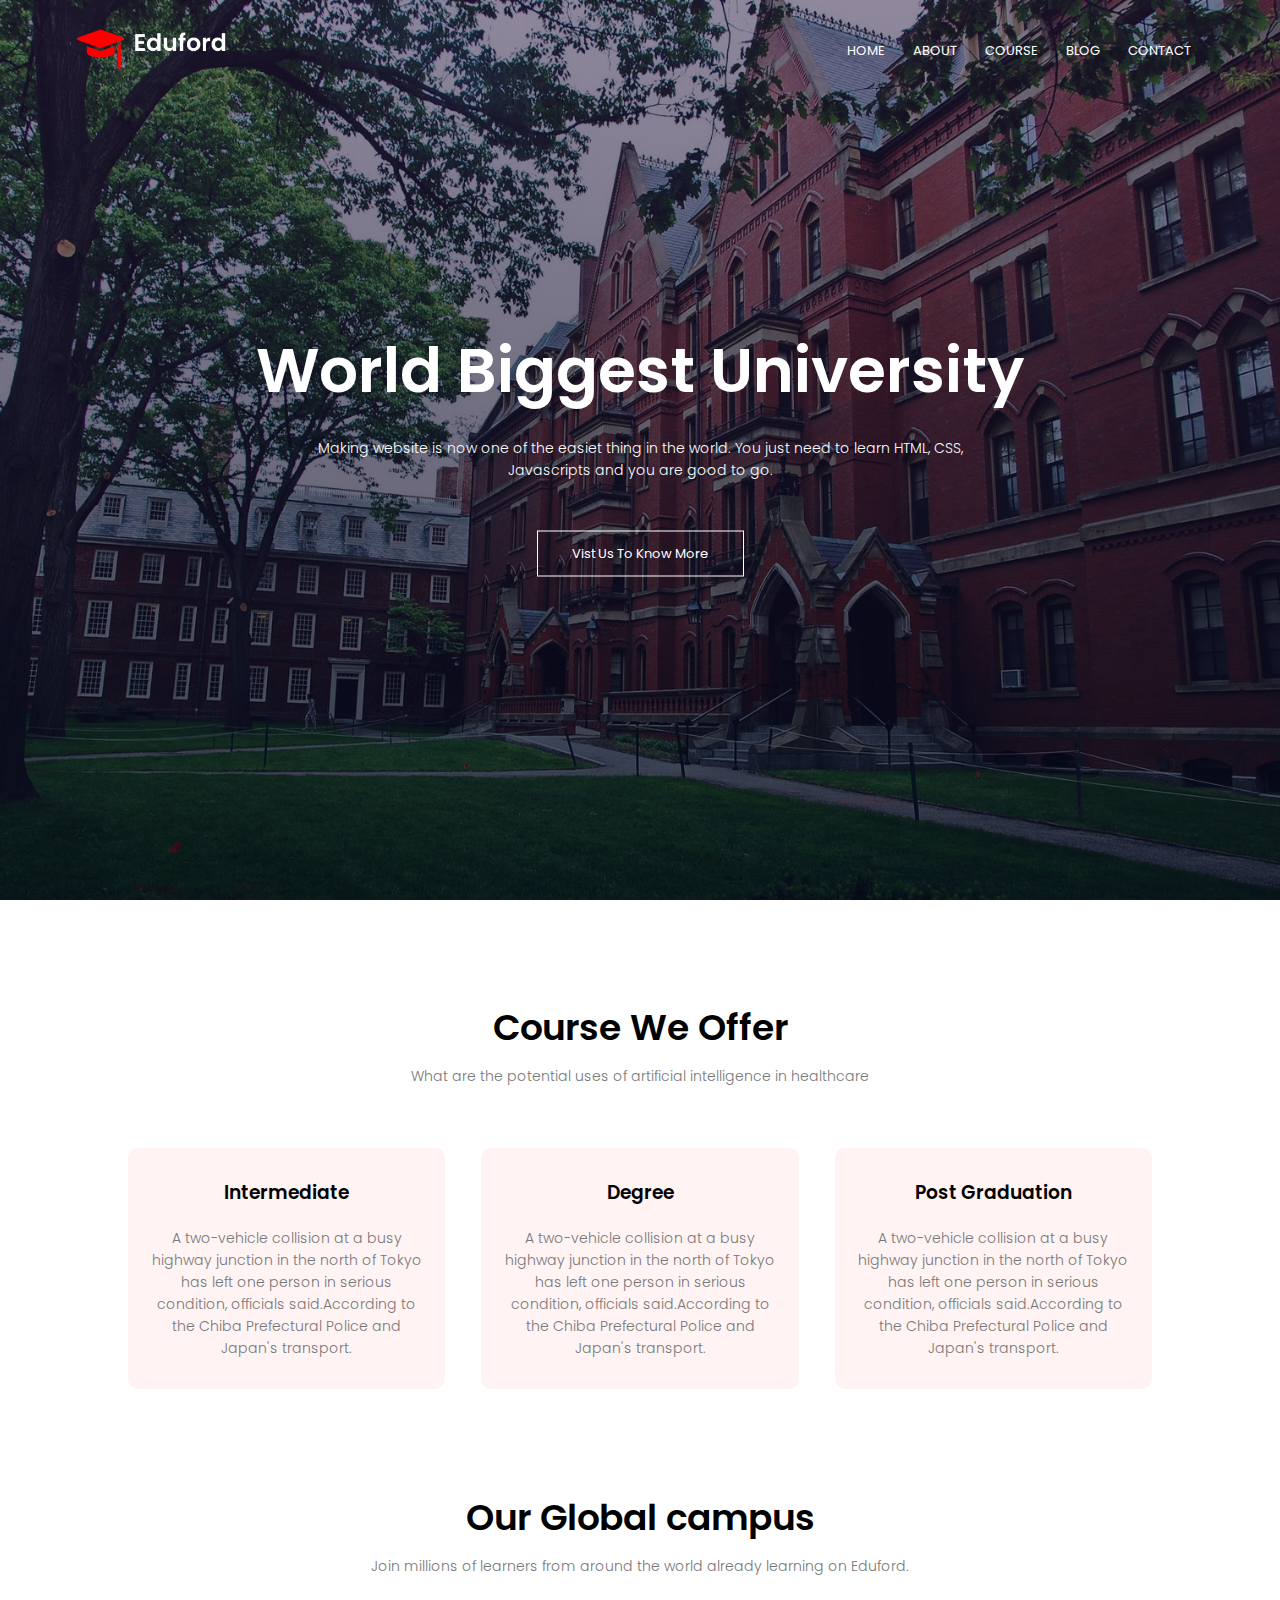
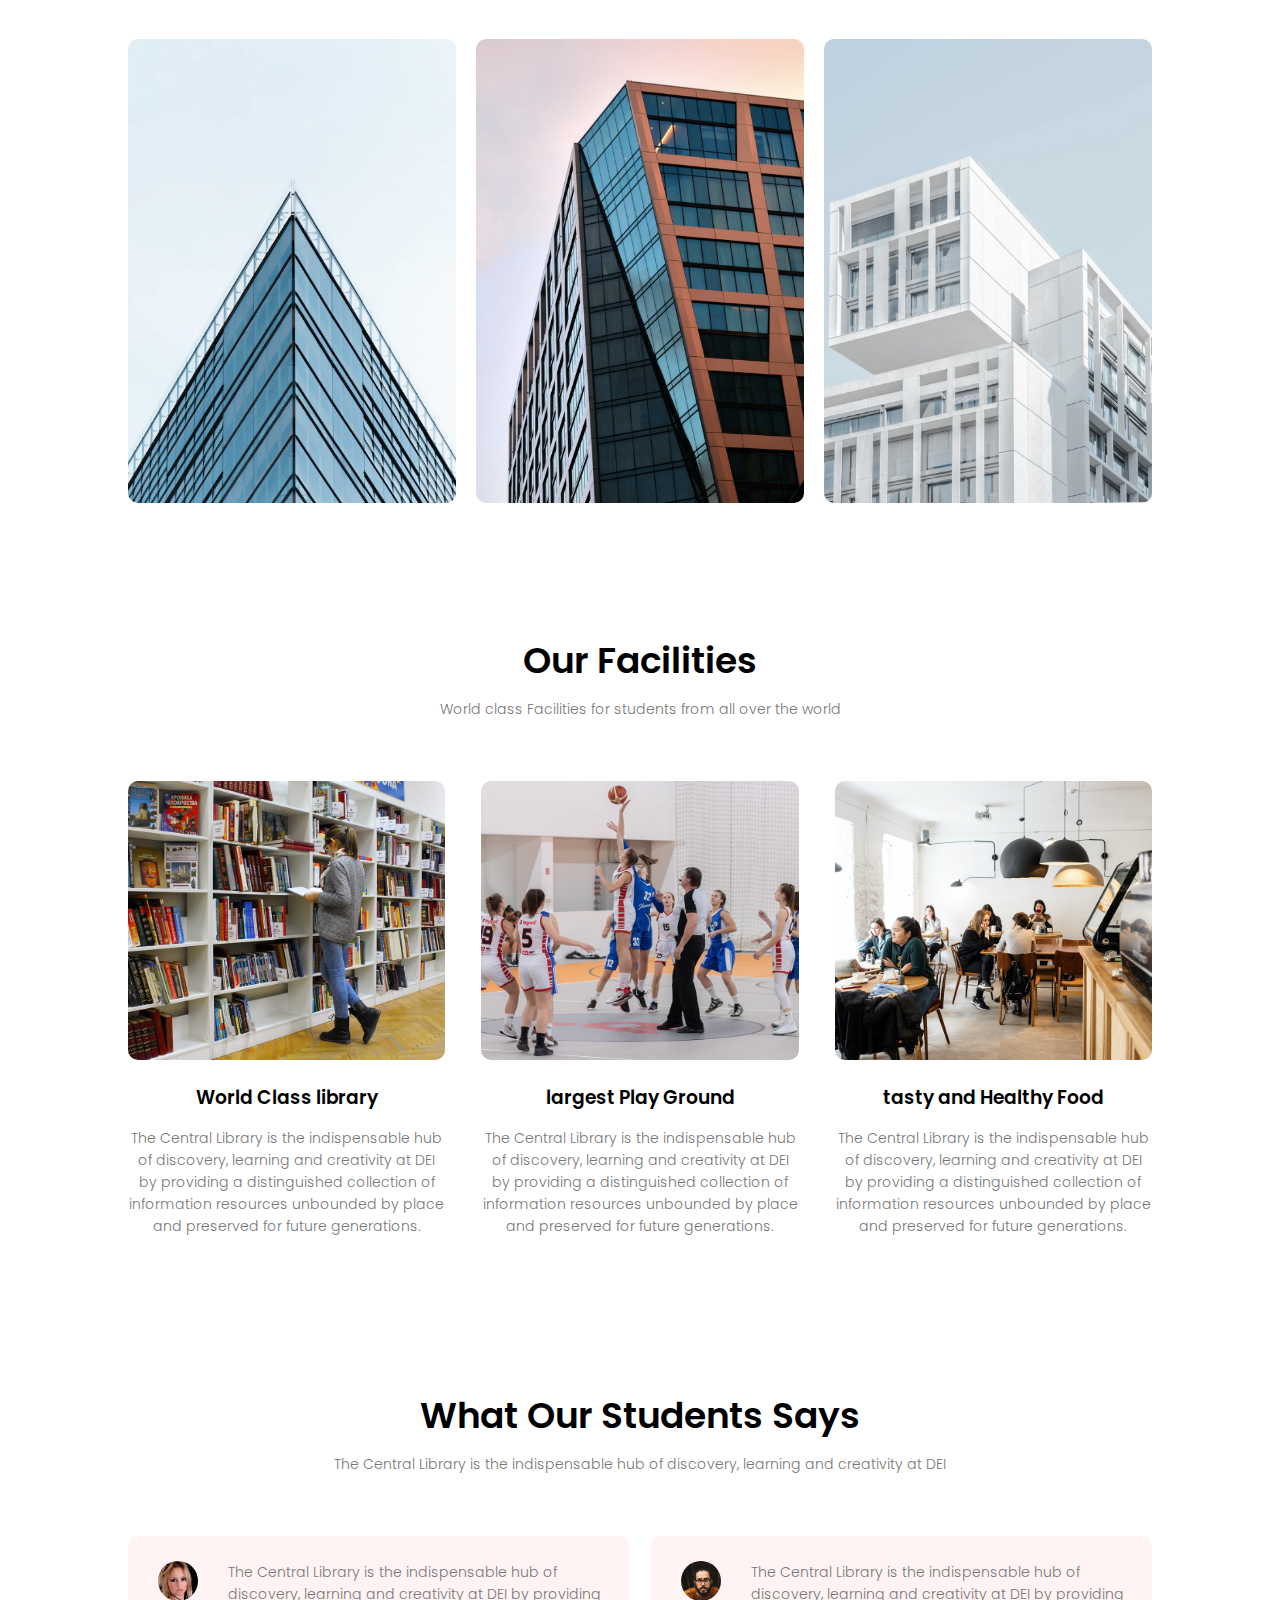
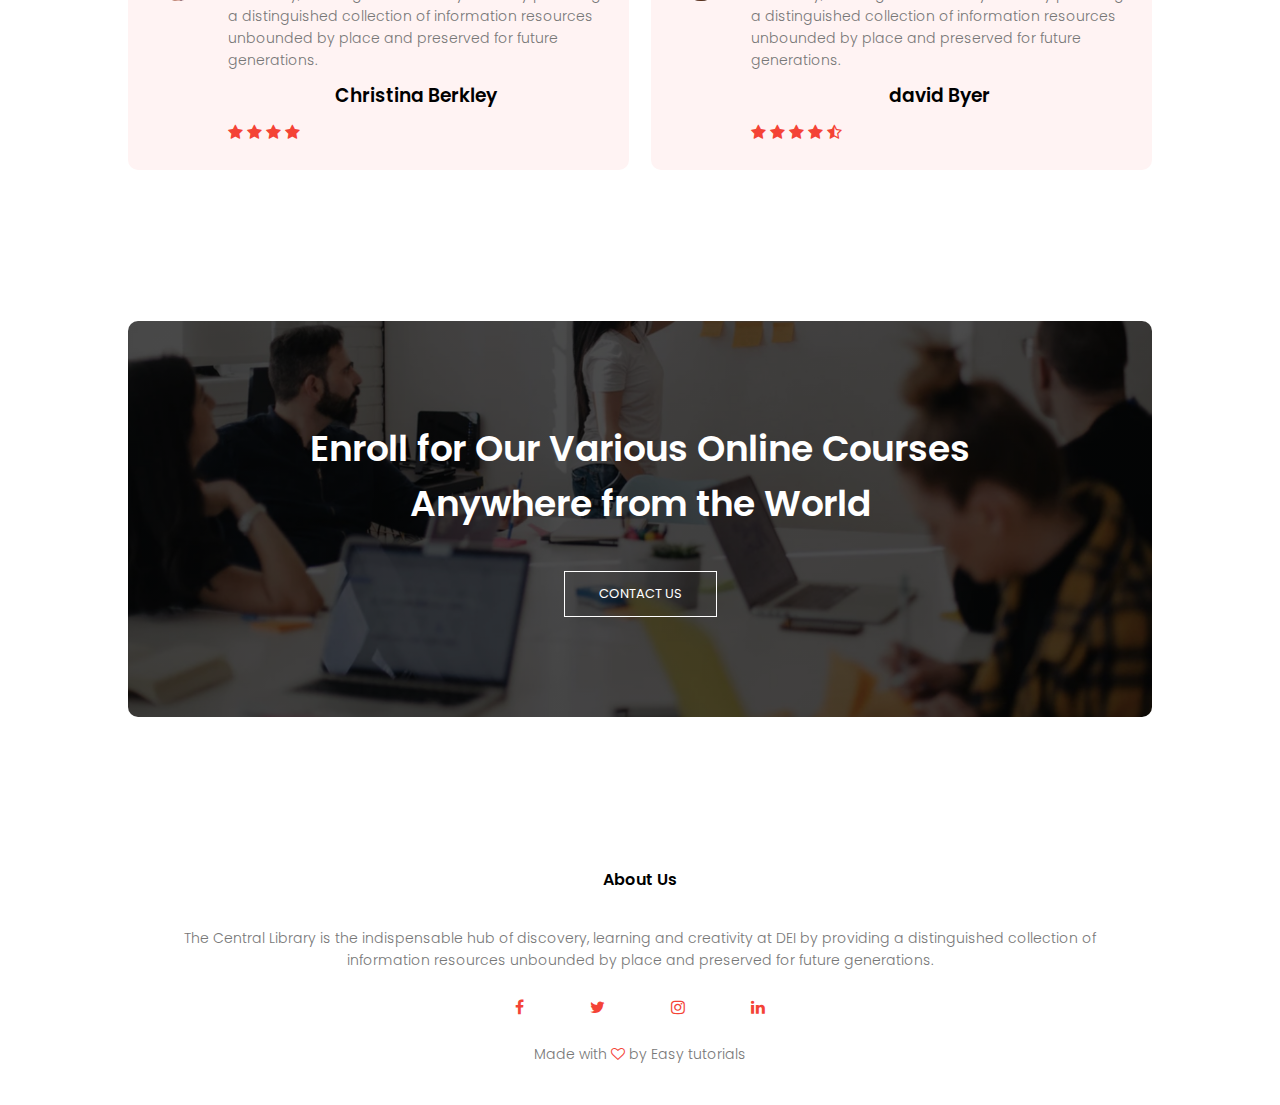
<file: index.html>
<!DOCTYPE html>
<html>
    <head>
        <meta name="viewport" content="with=device-width, intitial-scale=1.0">
        <title>University Website Design - Hard Tutorials</title>
        <link rel="stylesheet" href="style.css">
        <link rel="preconnect" href="https://fonts.googleapis.com"><link rel="preconnect" href="https://fonts.gstatic.com" crossorigin>
        <link href="https://fonts.googleapis.com/css2?family=Poppins:wght@100;200;300;400;500;600&display=swap" rel="stylesheet"> 
        <link rel="stylesheet" href="https://stackpath.bootstrapcdn.com/font-awesome/4.7.0/css/font-awesome.min.css">
         
    </head> 
    <body>
        <section class="header">
            <nav>
                <a href="index.html"><img src="images/logo.png"</a>
                <div class="nav-links" id="navLinks">
                    <i class="fa fa-times" onclick="hideMenu()"></i>
                      <ul>
                        <li><a href="index.html">HOME</a></li>
                        <li><a href="about.html">ABOUT</a></li>
                        <li><a href="course.html">COURSE</a></li>
                        <li><a href="blog.html">BLOG</a></li>
                        <li><a href="contact.html">CONTACT</a></li>
                    </ul>
                </div>
                <i class="fa fa-bars" onclick="showMenu()"></i>
            </nav>
            <div class="text-box">
                <h1>World Biggest University</h1>
                <p>Making website is now one of the easiet thing in the world. You just need to learn HTML, CSS,<br> Javascripts and you are good to go.</p>
                <a href="" class="hero-btn">Vist Us To Know More</a>
            </div>

        </section>
        <!---------Course-->
        <section class="course">
            <h1>Course We Offer</h1>
            <p>What are the potential uses of artificial intelligence in healthcare</p>
            <div class="row">
                <div class="course-col">
                    <h3>Intermediate</h3>
                    <p>A two-vehicle collision at a busy highway junction in the north of Tokyo has left one person in serious condition, officials said.According to the Chiba Prefectural Police and Japan's transport.</p>
                </div>
                <div class="course-col">
                    <h3>Degree</h3>
                    <p>A two-vehicle collision at a busy highway junction in the north of Tokyo has left one person in serious condition, officials said.According to the Chiba Prefectural Police and Japan's transport.</p>
                </div>
                <div class="course-col">
                    <h3>Post Graduation</h3>
                    <p>A two-vehicle collision at a busy highway junction in the north of Tokyo has left one person in serious condition, officials said.According to the Chiba Prefectural Police and Japan's transport.</p>
                </div>
            </div>
         </section>
         <!-----------campus---------->
         <section class="campus">
            <h1>Our Global campus</h1>
            <P>Join millions of learners from around the world already learning on Eduford. </P>
            <div class="row">
                <div class="campus-col">
                    <img src="images/london.png">
                    <div class="layer">
                        <h3>LONDON</h3>
                    </div>
                </div>
                <div class="campus-col">
                    <img src="images/newyork.png">
                    <div class="layer">
                        <h3>NEW YORK</h3>
                    </div>
                </div>
                <div class="campus-col">
                    <img src="images/washington.png">
                    <div class="layer">
                        <h3>WASHINGTON</h3>
                    </div>
                </div>
            </div>
         </section>
         <!---------facilities-->
         <section class="facilities">
            <h1>Our Facilities</h1>
            <p>World class Facilities for students from all over the world</p>
            <div class="row">
                <div class="facilities-col">
                    <img src="images/library.png">
                    <h3>World Class library</h3>
                    <p>The Central Library is the indispensable hub of discovery, learning and creativity at DEI by providing a distinguished collection of information resources unbounded by place and preserved for future generations.
                        </p>
                </div>
                <div class="facilities-col">
                    <img src="images/basketball.png">
                    <h3>largest Play Ground</h3>
                    <p>The Central Library is the indispensable hub of discovery, learning and creativity at DEI by providing a distinguished collection of information resources unbounded by place and preserved for future generations.
                        </p>
                </div>
                <div class="facilities-col">
                    <img src="images/cafeteria.png">
                    <h3>tasty and Healthy Food</h3>
                    <p>The Central Library is the indispensable hub of discovery, learning and creativity at DEI by providing a distinguished collection of information resources unbounded by place and preserved for future generations.
                        </p>
                </div>
            </div>
         </section>
         <!---testimonials-->
         <section class="testimonials">
            <h1>What Our Students Says</h1>
            <P>The Central Library is the indispensable hub of discovery, learning and creativity at DEI </P>
            <div class="row">
                <div class="testimonials-col">
                    <img src="images/user1.jpg">
                    <Div>
                        <P>The Central Library is the indispensable hub of discovery, learning and creativity at DEI by providing a distinguished collection of information resources unbounded by place and preserved for future generations.</P>
                        <h3>Christina Berkley</h3>
                        <i class="fa fa-star"></i>
                        <i class="fa fa-star"></i>
                        <i class="fa fa-star"></i>
                        <i class="fa fa-star"></i>
                        <i class="fa fa-star-0"></i>
                    </Div>
                </div>
                <div class="testimonials-col">
                    <img src="images/user2.jpg">
                    <Div>
                        <P>The Central Library is the indispensable hub of discovery, learning and creativity at DEI by providing a distinguished collection of information resources unbounded by place and preserved for future generations.</P>
                        <h3>david Byer</h3>
                        <i class="fa fa-star"></i>
                        <i class="fa fa-star"></i>
                        <i class="fa fa-star"></i>
                        <i class="fa fa-star"></i>
                        <i class="fa fa-star-half-o"></i>
                    </Div>
                </div>
            </div>
         </section>
         <!---Call to Action-->
         <section class="cta">
            <h1>Enroll for Our Various Online Courses <br> Anywhere from the World</h1>
            <a href="" class="hero-btn">CONTACT US</a>
         </section>
         <!---footer-->
         <section class="footer">
            <h4>About Us</h4>
            <p>The Central Library is the indispensable hub of discovery, learning and creativity at DEI by providing a distinguished collection of<br> information resources unbounded by place and preserved for future generations.</p>
            <div class="icons">
                <i class="fa fa-facebook"></i>
                <i class="fa fa-twitter"></i>
                <i class="fa fa-instagram"></i>
                <i class="fa fa-linkedin"></i>
            </div>
            <p>Made with  <i class="fa fa-heart-o "></i> by Easy tutorials</p>
         </section>
        <!------Javascript for Toggle Menu------>
        <script>
            var navLinks = document.getElementById("navLinks");

            function showMenu(){
                navLinks.style.right = "0";
            }
            function hideMenu(){
                navLinks.style.right = "-200px";
            }
        </script>

    </body>
</html>
</file>
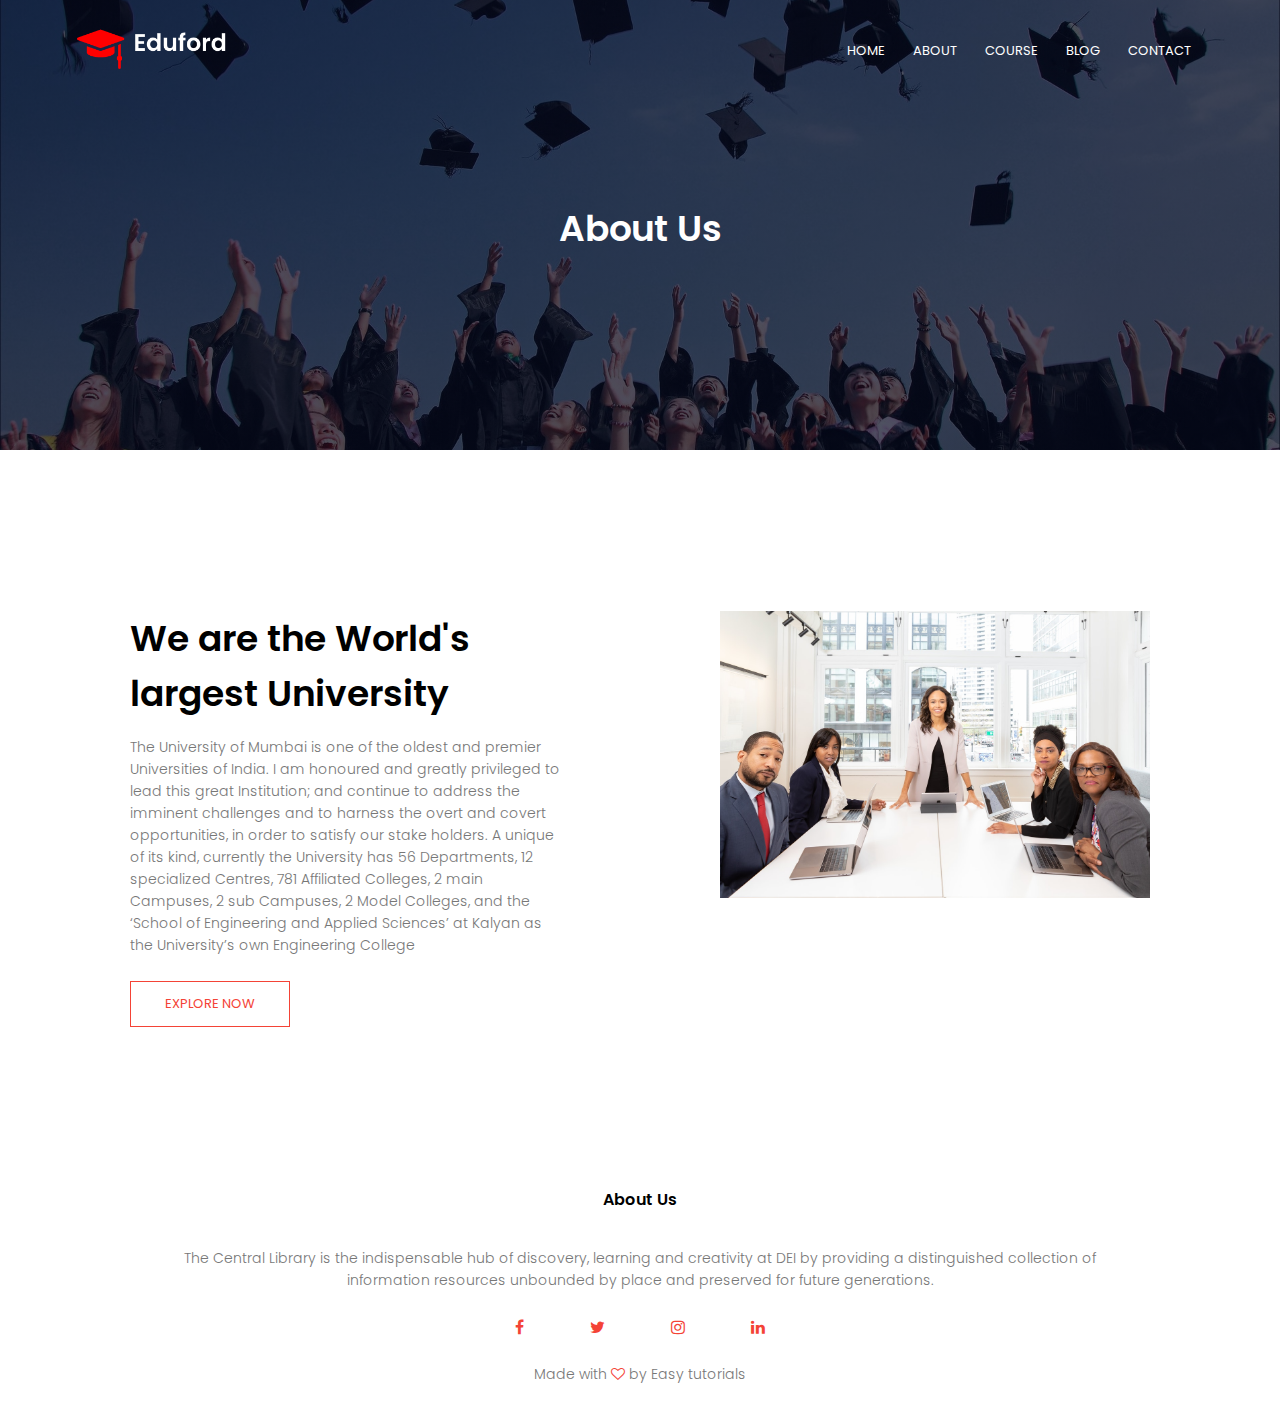
<file: about.html>
<!DOCTYPE html>
<html>
    <head>
        <meta name="viewport" content="with=device-width, intitial-scale=1.0">
        <title>University Website Design - Hard Tutorials</title>
        <link rel="stylesheet" href="style.css">
        <link rel="preconnect" href="https://fonts.googleapis.com"><link rel="preconnect" href="https://fonts.gstatic.com" crossorigin>
        <link href="https://fonts.googleapis.com/css2?family=Poppins:wght@100;200;300;400;500;600&display=swap" rel="stylesheet"> 
        <link rel="stylesheet" href="https://stackpath.bootstrapcdn.com/font-awesome/4.7.0/css/font-awesome.min.css">
         
    </head> 
    <body>
        <section class="sub-header">
            <nav>
                <a href="index.html"><img src="images/logo.png"</a>
                <div class="nav-links" id="navLinks">
                    <i class="fa fa-times" onclick="hideMenu()"></i>
                      <ul>
                        <li><a href="index.html">HOME</a></li>
                        <li><a href="about.html">ABOUT</a></li>
                        <li><a href="course.html">COURSE</a></li>
                        <li><a href="blog.html">BLOG</a></li>
                        <li><a href="contact.html">CONTACT</a></li>
                    </ul>
                </div>
                <i class="fa fa-bars" onclick="showMenu()"></i>
            </nav>
            <h1>About Us</h1>
            

        </section>
        <section class="about-us">
            <div class="row">
                <div class="about-col">
                    <h1>We are the World's largest University</h1>
                    <p>The University of Mumbai is one of the oldest and premier Universities of India. I am honoured and greatly privileged to lead this great Institution; and continue to address the imminent challenges and to harness the overt and covert opportunities, in order to satisfy our stake holders. A unique of its kind, currently the University has 56 Departments, 12 specialized Centres, 781 Affiliated Colleges, 2 main Campuses, 2 sub Campuses, 2 Model Colleges, and the ‘School of Engineering and Applied Sciences’ at Kalyan as the University’s own Engineering College</p>
                    <a href="" class="hero-btn red-btn">EXPLORE NOW</a>
                </div>
                <div class="about-col">
                    <img src="images/about.jpg">
                </div>
            </div>
        </section>
        
         
         
 
         
         <!---footer-->
         <section class="footer">
            <h4>About Us</h4>
            <p>The Central Library is the indispensable hub of discovery, learning and creativity at DEI by providing a distinguished collection of<br> information resources unbounded by place and preserved for future generations.</p>
            <div class="icons">
                <i class="fa fa-facebook"></i>
                <i class="fa fa-twitter"></i>
                <i class="fa fa-instagram"></i>
                <i class="fa fa-linkedin"></i>
            </div>
            <p>Made with  <i class="fa fa-heart-o "></i> by Easy tutorials</p>
         </section>
        <!------Javascript for Toggle Menu------>
        <script>
            var navLinks = document.getElementById("navLinks");

            function showMenu(){
                navLinks.style.right = "0";
            }
            function hideMenu(){
                navLinks.style.right = "-200px";
            }
        </script>

    </body>
</html>
</file>
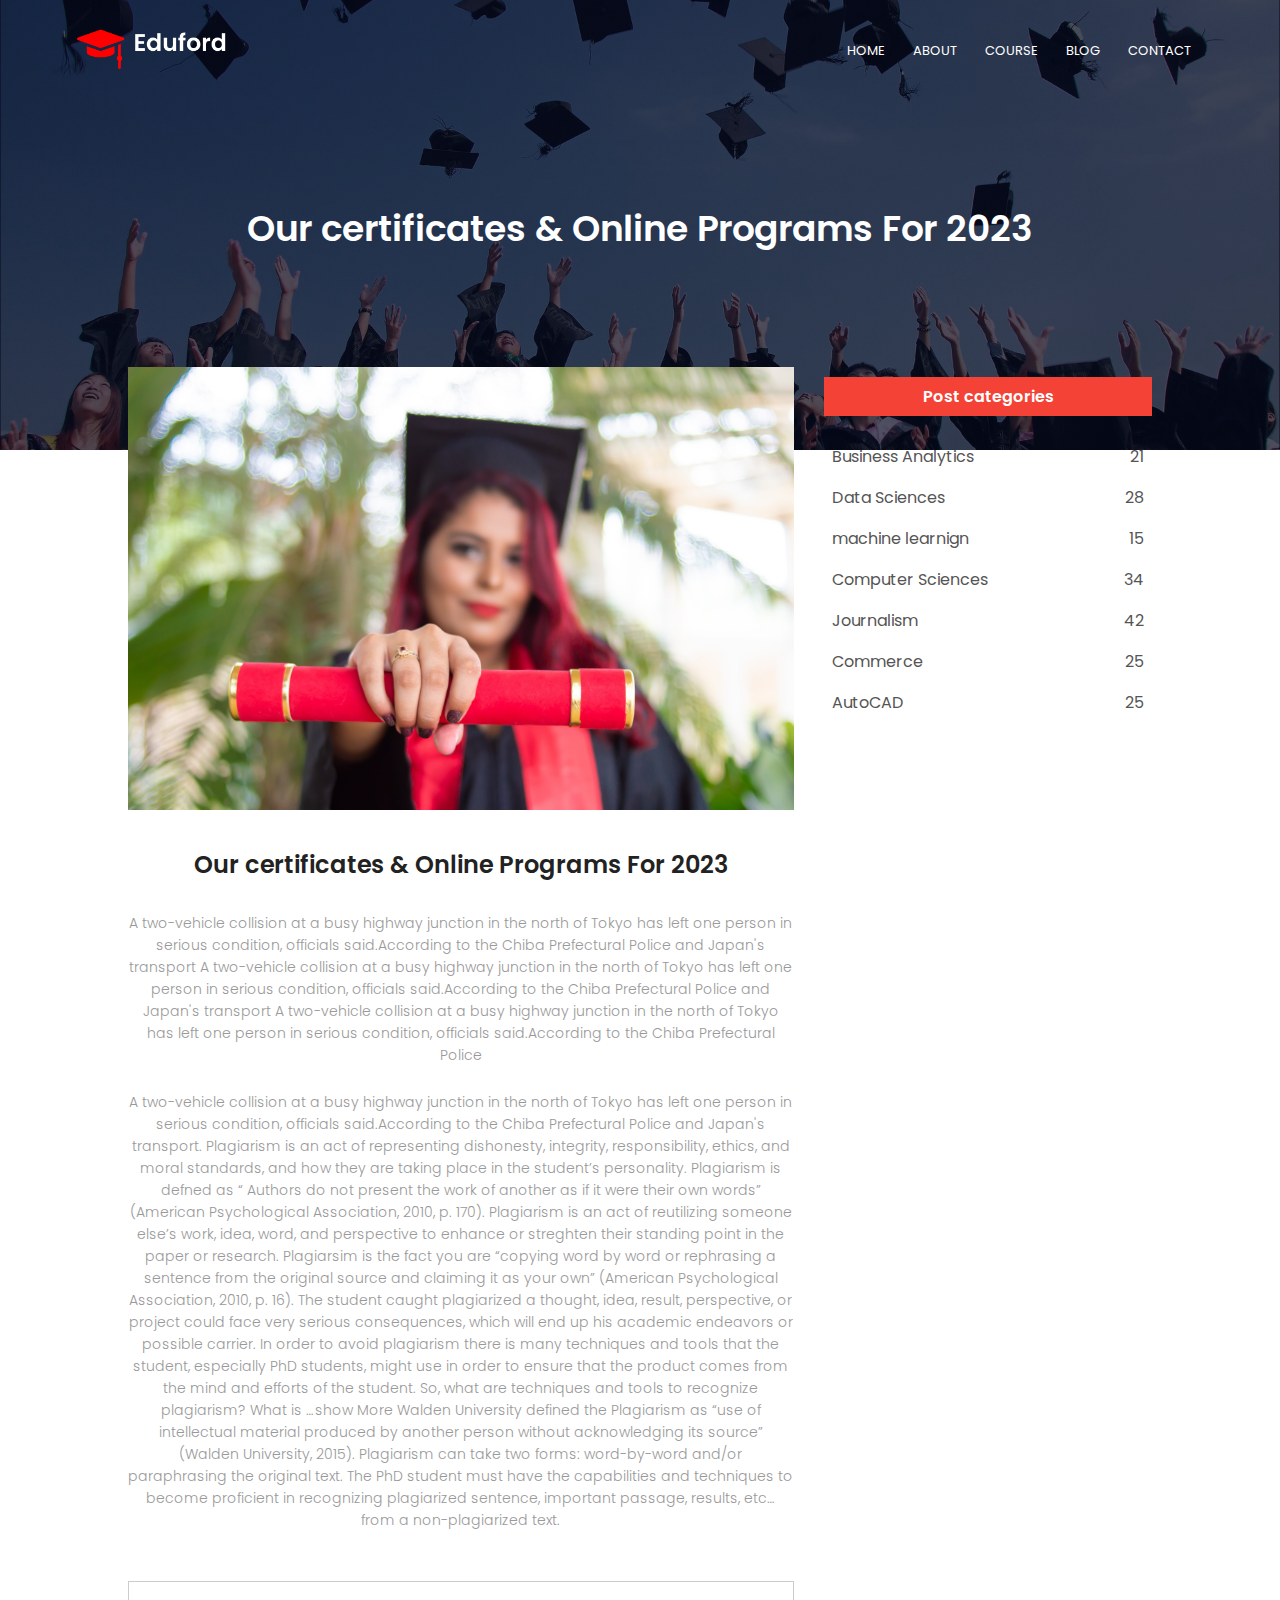
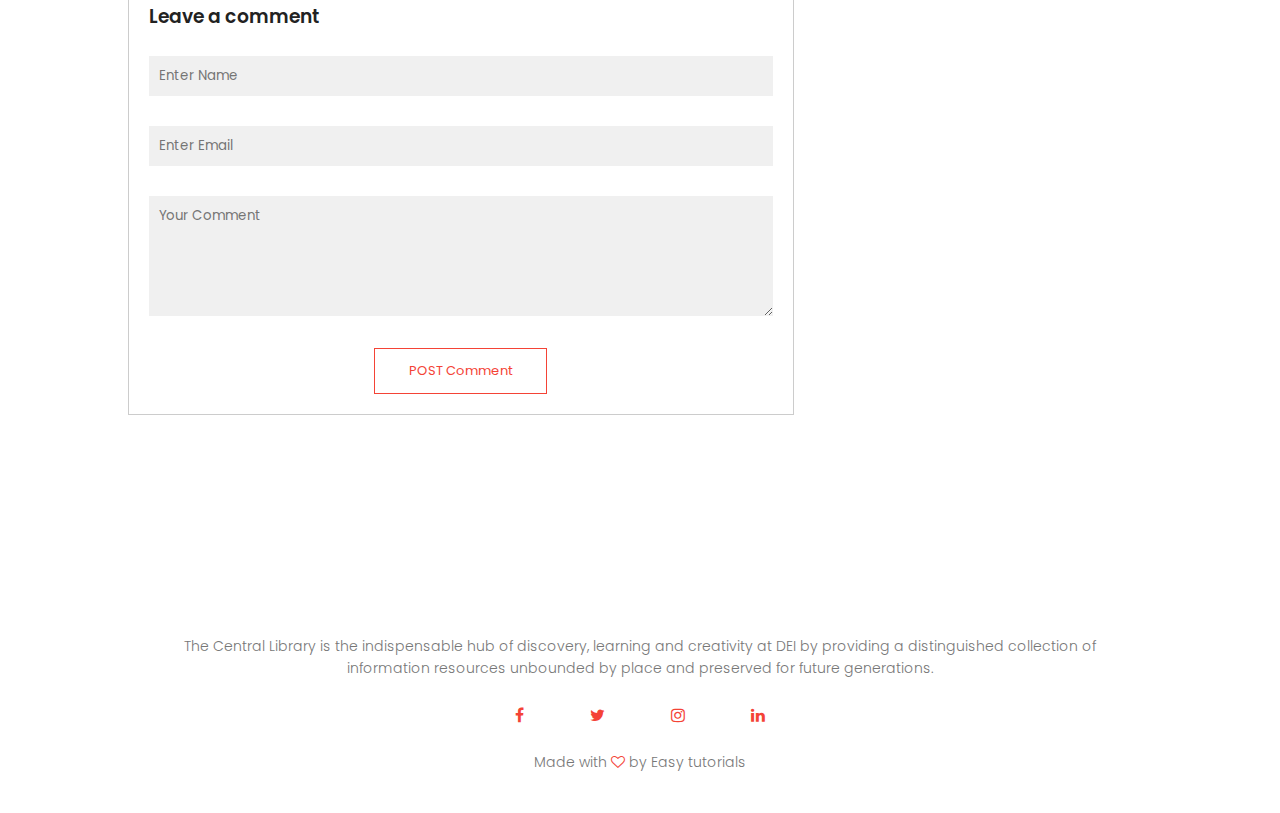
<file: blog.html>
<!DOCTYPE html>
<html>
    <head>
        <meta name="viewport" content="with=device-width, intitial-scale=1.0">
        <title>University Website Design - Hard Tutorials</title>
        <link rel="stylesheet" href="style.css">
        <link rel="preconnect" href="https://fonts.googleapis.com"><link rel="preconnect" href="https://fonts.gstatic.com" crossorigin>
        <link href="https://fonts.googleapis.com/css2?family=Poppins:wght@100;200;300;400;500;600&display=swap" rel="stylesheet"> 
        <link rel="stylesheet" href="https://stackpath.bootstrapcdn.com/font-awesome/4.7.0/css/font-awesome.min.css">
         
    </head> 
    <body>
        <section class="sub-header">
            <nav>
                <a href="index.html"><img src="images/logo.png"</a>
                <div class="nav-links" id="navLinks">
                    <i class="fa fa-times" onclick="hideMenu()"></i>
                      <ul>
                        <li><a href="index.html">HOME</a></li>
                        <li><a href="about.html">ABOUT</a></li>
                        <li><a href="course.html">COURSE</a></li>
                        <li><a href="blog.html">BLOG</a></li>
                        <li><a href="contact.html">CONTACT</a></li>
                    </ul>
                </div>
                <i class="fa fa-bars" onclick="showMenu()"></i>
            </nav>
            <h1>Our certificates & Online Programs For 2023 </h1>
            <!--------blog -->

            <section class="blog-content">
                <div class="row">
                    <div class="blog-left">
                        <img src="images/certificate.jpg" >
                        <h2>Our certificates & Online Programs For 2023</h2>
                        <P>A two-vehicle collision at a busy highway junction in the north of Tokyo has left one person in serious condition, officials said.According to the Chiba Prefectural Police and Japan's transport A two-vehicle collision at a busy highway junction in the north of Tokyo has left one person in serious condition, officials said.According to the Chiba Prefectural Police and Japan's transport A two-vehicle collision at a busy highway junction in the north of Tokyo has left one person in serious condition, officials said.According to the Chiba Prefectural Police </p><br><p>A two-vehicle collision at a busy highway junction in the north of Tokyo has left one person in serious condition, officials said.According to the Chiba Prefectural Police and Japan's transport. Plagiarism is an act of representing dishonesty, integrity, responsibility, ethics, and moral standards, and how they are taking place in the student’s personality. Plagiarism is defned as “ Authors do not present the work of another as if it were their own words” (American Psychological Association, 2010, p. 170). Plagiarism is an act of reutilizing someone else’s work, idea, word, and perspective to enhance or streghten their standing point in the paper or research. Plagiarsim is the fact you are “copying word by word or rephrasing a sentence from the original source and claiming it as your own” (American Psychological Association, 2010, p. 16). The student caught plagiarized a thought, idea, result, perspective, or project could face very serious consequences, which will end up his academic endeavors or possible carrier. In order to avoid plagiarism there is many techniques and tools that the student, especially PhD students, might use in order to ensure that the product comes from the mind and efforts of the student. So, what are techniques and tools to recognize plagiarism? What is …show More Walden University defined the Plagiarism as “use of intellectual material produced by another person without acknowledging its source” (Walden University, 2015). Plagiarism can take two forms: word-by-word and/or paraphrasing the original text. The PhD student must have the capabilities and techniques to become proficient in recognizing plagiarized sentence, important passage, results, etc… from a non-plagiarized text. </p>

                            <div class="comment-box">
                                <h3>Leave a comment</h3>
                                <form class="Comment-form">
                                    <input type="text" placeholder="Enter Name">
                                    <input type="email" placeholder="Enter Email">
                                    <textarea rows="5" placeholder="Your Comment"></textarea>
                                    <button type="Submit" class="hero-btn red-btn">POST Comment</button>

                                </form>
                            </div>






                    </div>
                   <div class="blog-right">
                     <h3> Post categories</h3>
                    <div>
                        <span>Business Analytics</span>
                        <span>21</span>
                    </div>
                    <div>
                        <span>Data Sciences</span>
                        <span>28</span>
                    </div><div>
                        <span>machine learnign</span>
                        <span>15</span>
                    </div><div>
                        <span>Computer Sciences</span>
                        <span>34</span>
                    </div><div>
                        <span>Journalism</span>
                        <span>42</span>
                    </div><div>
                        <span>Commerce</span>
                        <span>25</span>
                    </div>
                    <div>
                        <span>AutoCAD</span>
                        <span>25</span>
                    </div> 
                    </div>
                </div>
                </div>

            </section>
            
        
        
         
         
 
         
         <!---footer-->
         <section class="footer">
            <h4>About Us</h4>
            <p>The Central Library is the indispensable hub of discovery, learning and creativity at DEI by providing a distinguished collection of<br> information resources unbounded by place and preserved for future generations.</p>
            <div class="icons">
                <i class="fa fa-facebook"></i>
                <i class="fa fa-twitter"></i>
                <i class="fa fa-instagram"></i>
                <i class="fa fa-linkedin"></i>
            </div>
            <p>Made with  <i class="fa fa-heart-o "></i> by Easy tutorials</p>
         </section>
        <!------Javascript for Toggle Menu------>
        <script>
            var navLinks = document.getElementById("navLinks");

            function showMenu(){
                navLinks.style.right = "0";
            }
            function hideMenu(){
                navLinks.style.right = "-200px";
            }
        </script>

    </body>
</html>
</file>
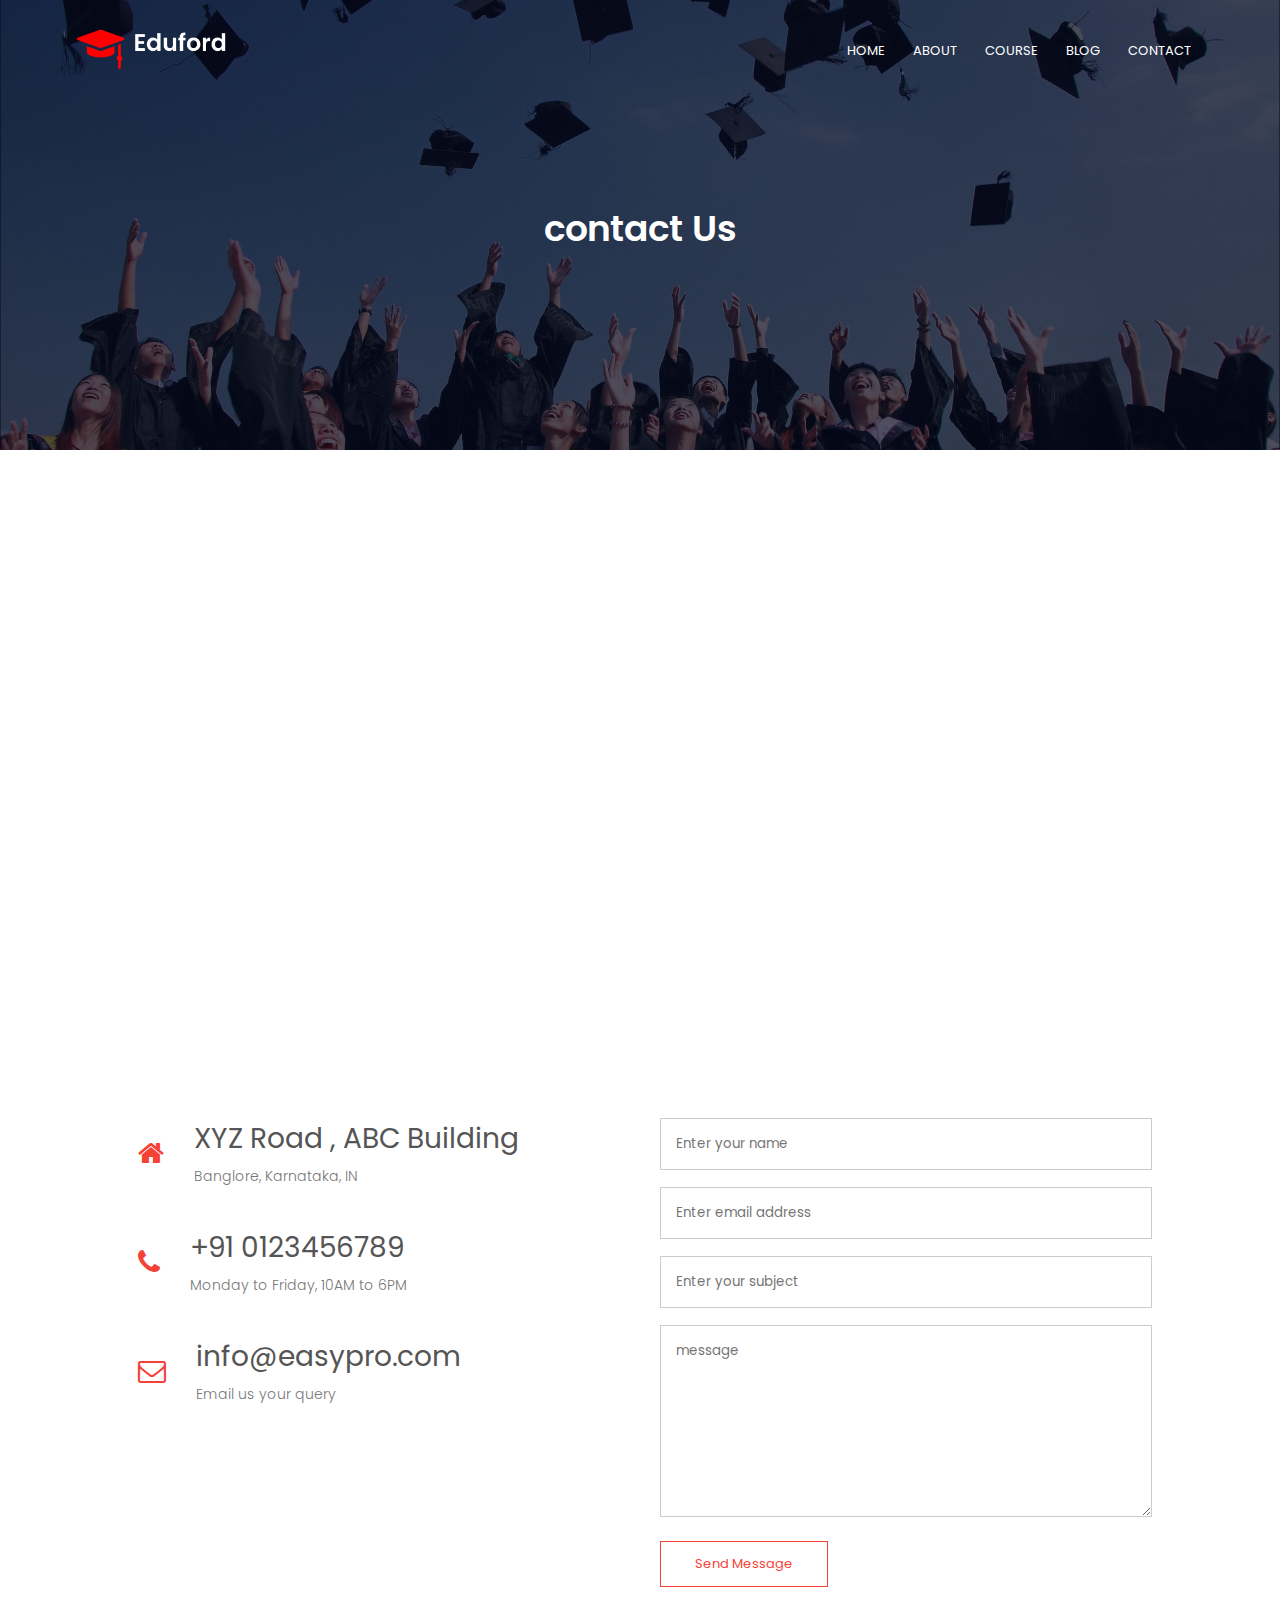
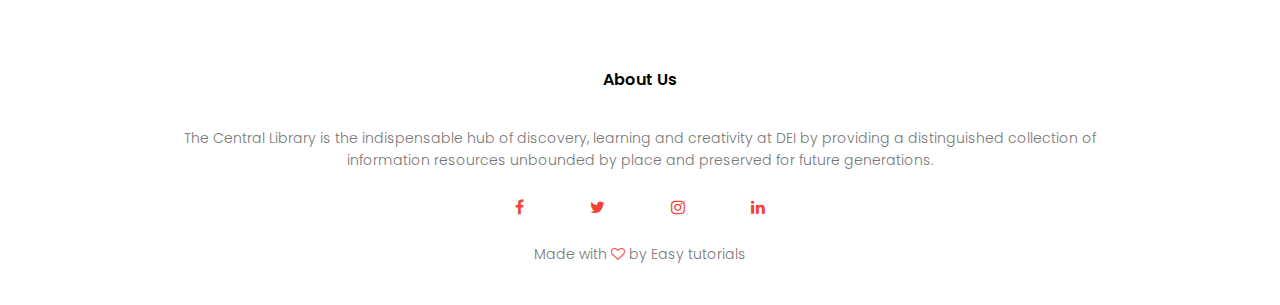
<file: contact.html>
<!DOCTYPE html>
<html>
    <head>
        <meta name="viewport" content="with=device-width, intitial-scale=1.0">
        <title>University Website Design - Hard Tutorials</title>
        <link rel="stylesheet" href="style.css">
        <link rel="preconnect" href="https://fonts.googleapis.com"><link rel="preconnect" href="https://fonts.gstatic.com" crossorigin>
        <link href="https://fonts.googleapis.com/css2?family=Poppins:wght@100;200;300;400;500;600&display=swap" rel="stylesheet"> 
        <link rel="stylesheet" href="https://stackpath.bootstrapcdn.com/font-awesome/4.7.0/css/font-awesome.min.css">
          
    </head> 
    <body>
        <section class="sub-header">
            <nav>
                <a href="index.html"><img src="images/logo.png"</a>
                <div class="nav-links" id="navLinks">
                    <i class="fa fa-times" onclick="hideMenu()"></i>
                      <ul>
                        <li><a href="index.html">HOME</a></li>
                        <li><a href="about.html">ABOUT</a></li>
                        <li><a href="course.html">COURSE</a></li>
                        <li><a href="blog.html">BLOG</a></li>
                        <li><a href="contact.html">CONTACT</a></li>
                    </ul>
                </div>
                <i class="fa fa-bars" onclick="showMenu()"></i>
            </nav>
            <h1>contact Us</h1>
            

        </section>
        <!--------Contact us-->
        <section class="location">
            <iframe src="https://www.google.com/maps/embed?pb=!1m18!1m12!1m3!1d3769.4121005393426!2d72.91107921490203!3d19.133430187054966!2m3!1f0!2f0!3f0!3m2!1i1024!2i768!4f13.1!3m3!1m2!1s0x3be7c7f189efc039%3A0x68fdcea4c5c5894e!2sIndian%20Institute%20of%20Technology%20Bombay!5e0!3m2!1sen!2sin!4v1673354713382!5m2!1sen!2sin" width="600" height="450" style="border:0;" allowfullscreen="" loading="lazy" referrerpolicy="no-referrer-when-downgrade"></iframe>

        </section>
        <section class="contact-us">
            <div class="row">
                <div class="contact-col">
                    <div>
                        <i class="fa fa-home"></i>
                        <span>
                            <h5>XYZ Road , ABC Building</h5>
                            <p>Banglore, Karnataka, IN</p>
                        </span>
                    </div>
                    <div>
                        <i class="fa fa-phone"></i>
                        <span>
                            <h5>+91 0123456789</h5>
                            <p>Monday to Friday, 10AM to 6PM</p>
                        </span>
                    </div>
                    <div>
                        <i class="fa fa-envelope-o"></i>
                        <span>
                            <h5>info@easypro.com</h5>
                            <p>Email us your query</p>
                        </span>
                    </div>


                </div>
                <div class="contact-col">
                    <form action="filehandler.php" method="post">
                        <input type="text" name="name" placeholder="Enter your name" required>
                        <input type="Email" name="email" placeholder="Enter email address" required>
                        <input type="text" name="subject" placeholder="Enter your subject" required>
                        <textarea rows="8" name="Message" placeholder="message" required></textarea>
                        <button type="submit" class="hero-btn red-btn">Send Message</button>
                    </form>
                    
                </div>
            </div>
        </section>
        
         
         
 
         
         <!---footer-->
         <section class="footer">
            <h4>About Us</h4>
            <p>The Central Library is the indispensable hub of discovery, learning and creativity at DEI by providing a distinguished collection of<br> information resources unbounded by place and preserved for future generations.</p>
            <div class="icons">
                <i class="fa fa-facebook"></i>
                <i class="fa fa-twitter"></i>
                <i class="fa fa-instagram"></i>
                <i class="fa fa-linkedin"></i>
            </div>
            <p>Made with  <i class="fa fa-heart-o "></i> by Easy tutorials</p>
         </section>
        <!------Javascript for Toggle Menu------>
        <script>
            var navLinks = document.getElementById("navLinks");

            function showMenu(){
                navLinks.style.right = "0";
            }
            function hideMenu(){
                navLinks.style.right = "-200px";
            }
        </script>

    </body>
</html>
</file>
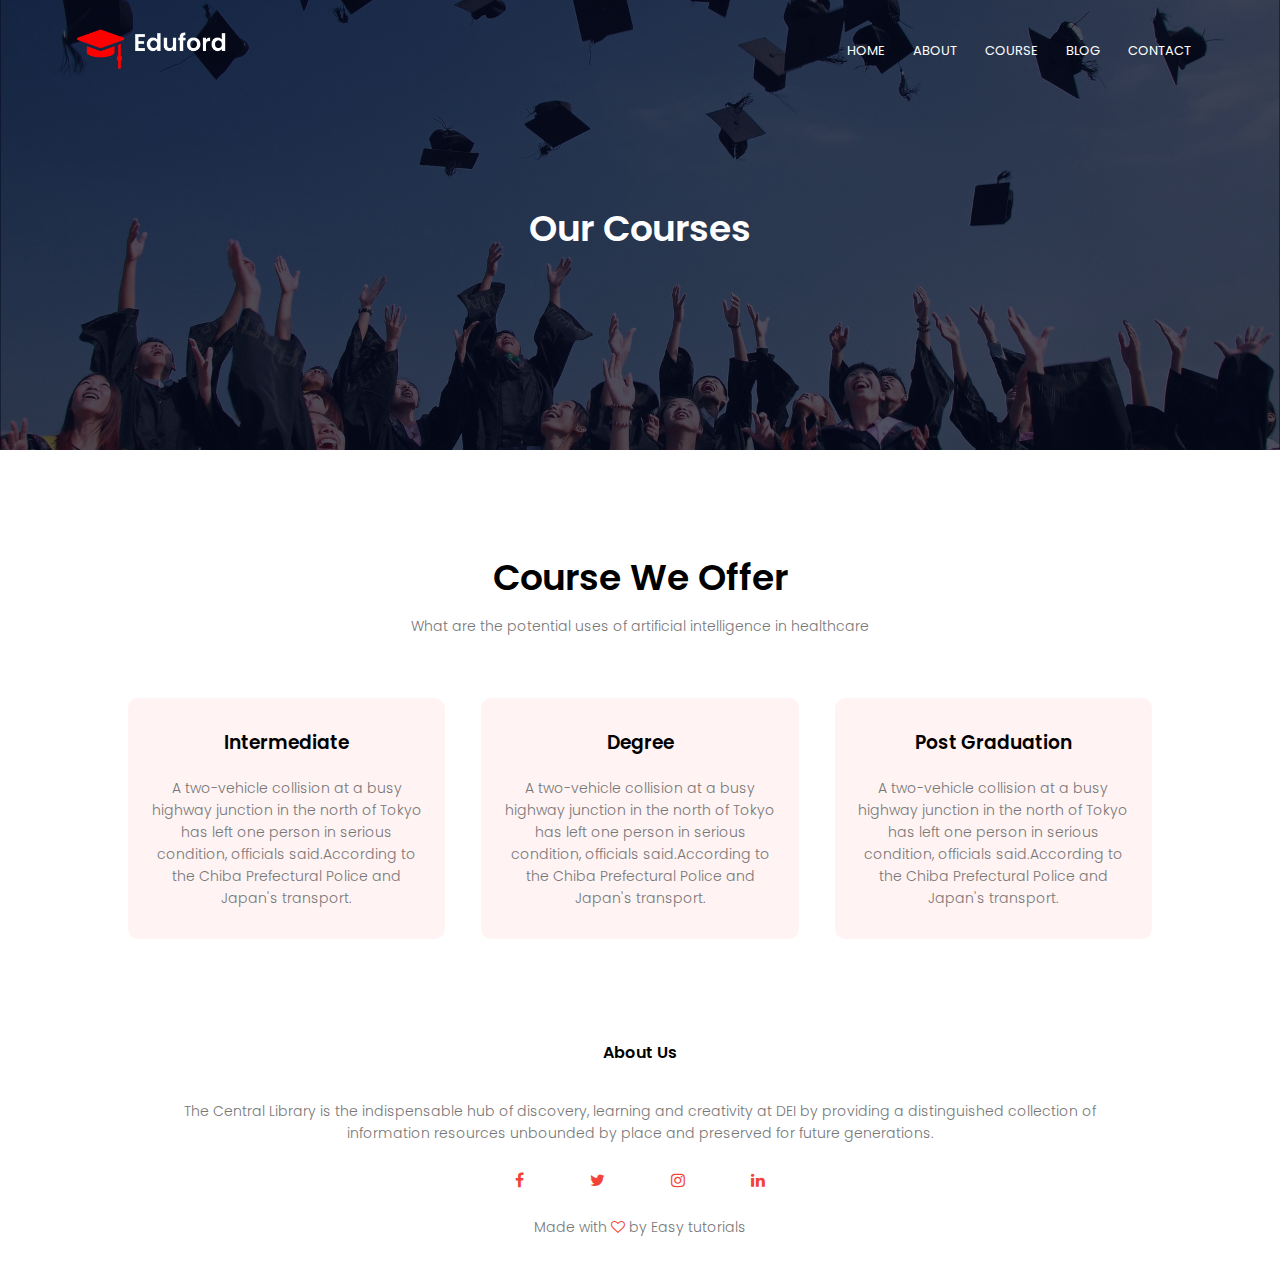
<file: course.html>
<!DOCTYPE html>
<html>
    <head>
        <meta name="viewport" content="with=device-width, intitial-scale=1.0">
        <title>University Website Design - Hard Tutorials</title>
        <link rel="stylesheet" href="style.css">
        <link rel="preconnect" href="https://fonts.googleapis.com"><link rel="preconnect" href="https://fonts.gstatic.com" crossorigin>
        <link href="https://fonts.googleapis.com/css2?family=Poppins:wght@100;200;300;400;500;600&display=swap" rel="stylesheet"> 
        <link rel="stylesheet" href="https://stackpath.bootstrapcdn.com/font-awesome/4.7.0/css/font-awesome.min.css">
         
    </head> 
    <body>
        <section class="sub-header">
            <nav>
                <a href="index.html"><img src="images/logo.png"</a>
                <div class="nav-links" id="navLinks">
                    <i class="fa fa-times" onclick="hideMenu()"></i>
                      <ul>
                        <li><a href="index.html">HOME</a></li>
                        <li><a href="about.html">ABOUT</a></li>
                        <li><a href="course.html">COURSE</a></li>
                        <li><a href="blog.html">BLOG</a></li>
                        <li><a href="contact.html">CONTACT</a></li>
                    </ul>
                </div>
                <i class="fa fa-bars" onclick="showMenu()"></i>
            </nav>
            <h1>Our Courses</h1>
            </section>
            <!-----------Course-->
            <section class="course">
                <h1>Course We Offer</h1>
                <p>What are the potential uses of artificial intelligence in healthcare</p>
                <div class="row">
                    <div class="course-col">
                        <h3>Intermediate</h3>
                        <p>A two-vehicle collision at a busy highway junction in the north of Tokyo has left one person in serious condition, officials said.According to the Chiba Prefectural Police and Japan's transport.</p>
                    </div>
                    <div class="course-col">
                        <h3>Degree</h3>
                        <p>A two-vehicle collision at a busy highway junction in the north of Tokyo has left one person in serious condition, officials said.According to the Chiba Prefectural Police and Japan's transport.</p>
                    </div>
                    <div class="course-col">
                        <h3>Post Graduation</h3>
                        <p>A two-vehicle collision at a busy highway junction in the north of Tokyo has left one person in serious condition, officials said.According to the Chiba Prefectural Police and Japan's transport.</p>
                    </div>
                </div>
             </section>
        
        
         
         
 
         
         <!---footer-->
         <section class="footer">
            <h4>About Us</h4>
            <p>The Central Library is the indispensable hub of discovery, learning and creativity at DEI by providing a distinguished collection of<br> information resources unbounded by place and preserved for future generations.</p>
            <div class="icons">
                <i class="fa fa-facebook"></i>
                <i class="fa fa-twitter"></i>
                <i class="fa fa-instagram"></i>
                <i class="fa fa-linkedin"></i>
            </div>
            <p>Made with  <i class="fa fa-heart-o "></i> by Easy tutorials</p>
         </section>
        <!------Javascript for Toggle Menu------>
        <script>
            var navLinks = document.getElementById("navLinks");

            function showMenu(){
                navLinks.style.right = "0";
            }
            function hideMenu(){
                navLinks.style.right = "-200px";
            }
        </script>

    </body>
</html>
</file>
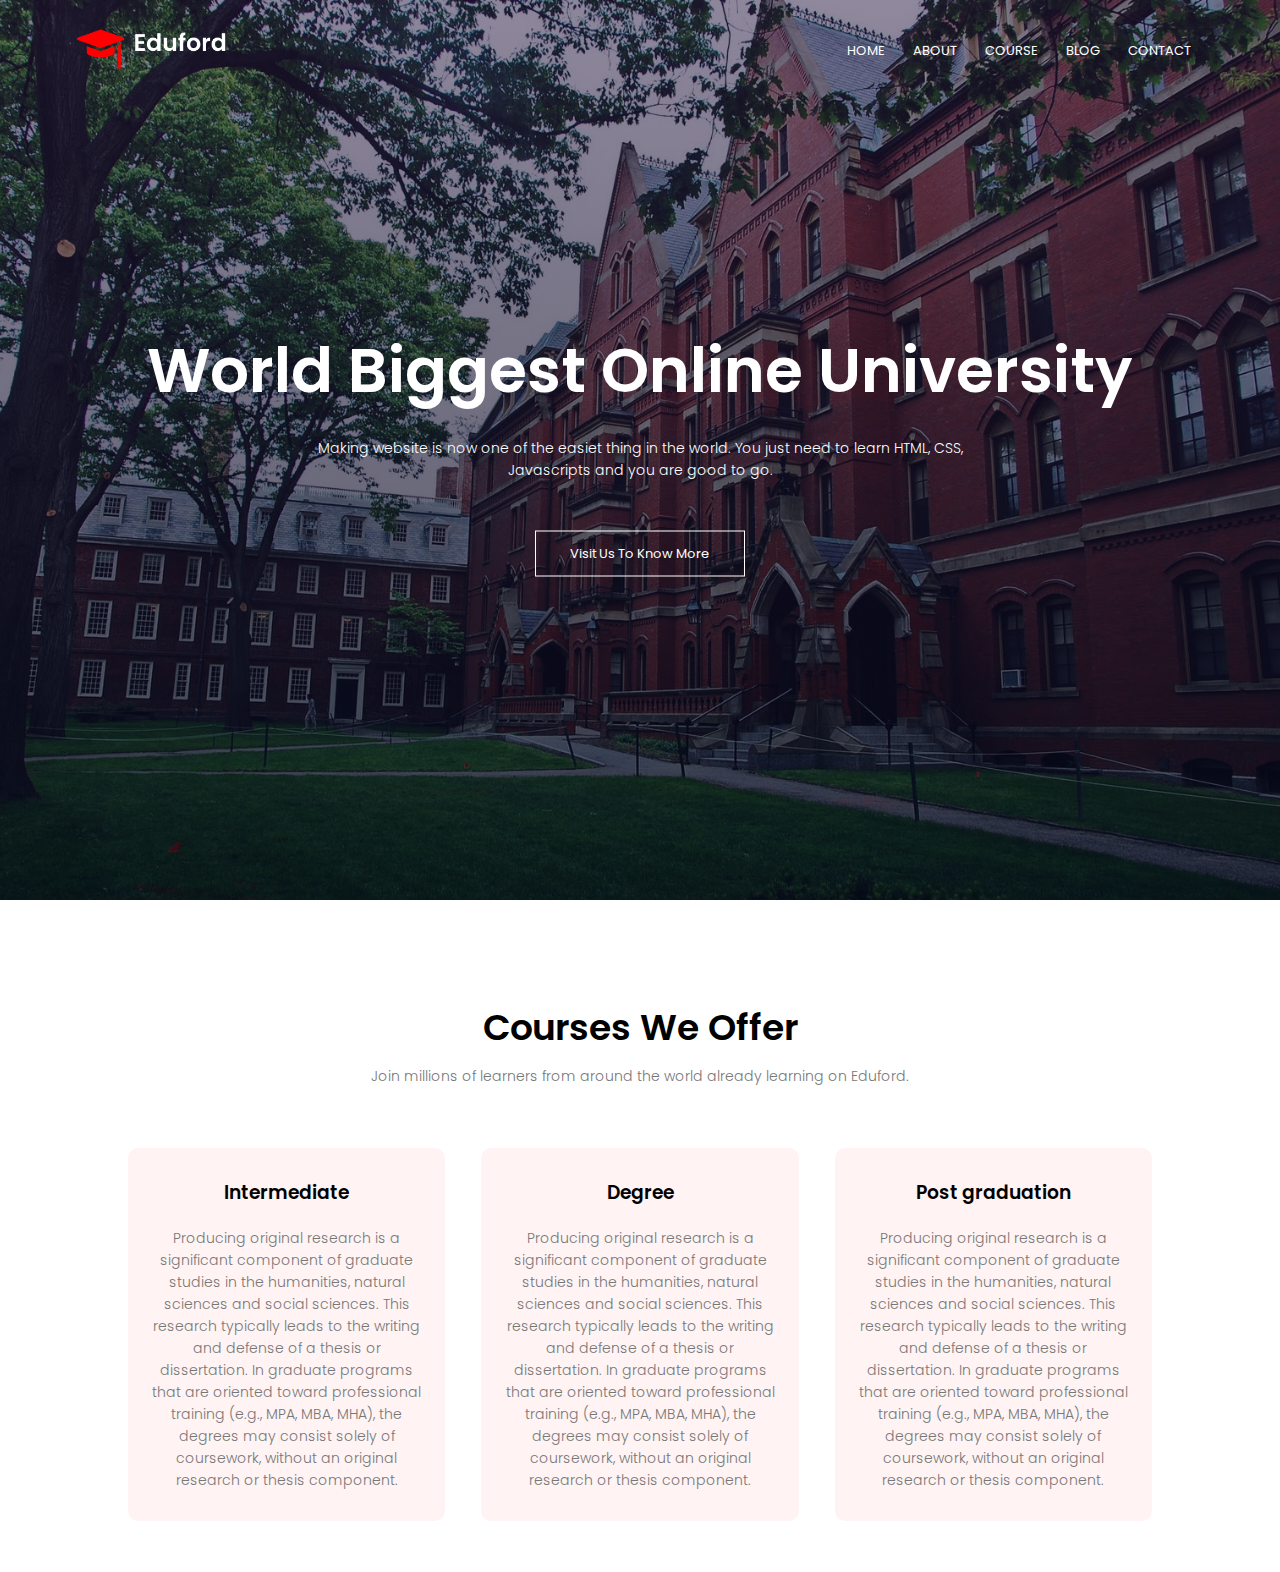
<file: try.html>
<!DOCTYPE html>
<html>
    <head>
        <title>University Website Design - Hard</title>
        <link rel="stylesheet" href="try.css">
        <link rel="preconnect" href="https://fonts.googleapis.com">
<link rel="preconnect" href="https://fonts.gstatic.com" crossorigin>
<link href="https://fonts.googleapis.com/css2?family=Poppins:wght@100;200;300;400;500;600&display=swap" rel="stylesheet">
<style>
@import url('https://fonts.googleapis.com/css2?family=Poppins:wght@100;200;300;400;500;600&display=swap');
</style>
    </head>
    <body>
        <section class="header">
            <nav>
                <a href="index.html"><img src="images/logo.png"></a>
                <div class="nav-links" id="navLinks">
                    <ul>
                        <li><a href="">HOME</a></li>
                        <li><a href="">ABOUT</a></li>
                        <li><a href="">COURSE</a></li>
                        <li><a href="">BLOG</a></li>
                        <li><a href="">CONTACT</a></li>
                    </ul>
                </div>
                
            </nav>
            <div class="text-box">
                <h1>World Biggest Online University</h1>
                <p>Making website is now one of the easiet thing in the world. You just need to learn HTML, CSS,<br> Javascripts and you are good to go.</p>
                <a href="" class="hero-btn">Visit Us To Know More</a>
            </div>
            

        </section>
        <section class="course">
            <h1>Courses We Offer</h1>
            <p>Join millions of learners from around the world already learning on Eduford. </p>
            <div class="row">
                <div class="course-col">
                    <h3>Intermediate</h3>
                    <p>Producing original research is a significant component of graduate studies in the humanities, natural sciences and social sciences. This research typically leads to the writing and defense of a thesis or dissertation. In graduate programs that are oriented toward professional training (e.g., MPA, MBA, MHA), the degrees may consist solely of coursework, without an original research or thesis component.</p>
                </div>
                <div class="course-col">
                    <h3>Degree</h3>
                    <p>Producing original research is a significant component of graduate studies in the humanities, natural sciences and social sciences. This research typically leads to the writing and defense of a thesis or dissertation. In graduate programs that are oriented toward professional training (e.g., MPA, MBA, MHA), the degrees may consist solely of coursework, without an original research or thesis component.</p>
                </div>
                <div class="course-col">
                    <h3>Post graduation</h3>
                    <P>Producing original research is a significant component of graduate studies in the humanities, natural sciences and social sciences. This research typically leads to the writing and defense of a thesis or dissertation. In graduate programs that are oriented toward professional training (e.g., MPA, MBA, MHA), the degrees may consist solely of coursework, without an original research or thesis component.</P>
                </div>
            </div>

        </section>

    </body>
</html>
</file>
<file: style.css>
*{
    margin: 0;
    padding: 0;
    font-family: 'Poppins', sans-serif;
}
.header{
    min-height: 100vh;
    width: 100%;
    background-image: linear-gradient(rgba(39, 25, 65, 0.514),rgba(4,9,30,0.7)),url(images/teahub.jpg);
    background-position: center;
    background-size: cover;
    position: relative;
}
nav{
    display: flex;
    padding: 2% 6%;
    justify-content: space-between;
    align-items: center;

}
nav img{
    width: 150px;
}
.nav-links{
    flex: 1;
    text-align: right;
}
.nav-links ul li{
    list-style: none;
    display: inline-block;
    padding: 8px 12px;
    position: relative;
}
.nav-links ul li a{
    color: #fff;
    text-decoration: none;
    font-size: 13px;
}
.nav-links ul li::after{
    content: '';
    width: 0%;
    height: 2px;
    background: #f44336;
    display: block;
    margin: auto;
    transition: 0.5s;
}
.nav-links ul li:hover::after{
    width: 100%;
}
.text-box{
    width: 90%;
    color: #fff;
    position: absolute;
    top: 50%;
    left: 50%;
    transform: translate(-50%, -50%);
    text-align: center;
}
.text-box h1{
    font-size: 62px;
}
.text-box p{
    margin: 10px 0 40px;
    font-size: 14px;
    color: #fff;
}
.hero-btn{
    display: inline-block;
    text-decoration: none;
    color: #fff;
    border: 1px solid #fff;
    padding: 12px 34px;
    font-size: 13px;
    background: transparent;
    position: relative;
    cursor: pointer;
}
.hero-btn:hover{
    border: 1px solid #f44336;
    background:#f44336;
    transition: 0.5;
}
nav .fa{
    display: none;
}

@media(max-width: 700px){
    .text-box h1{
        font-size: 20px;
    }
    .nav-links ul li{
        display: block;
    }
    .nav-links{
        position: fixed;
        background: #f44336;
        height: 100vh;
        width: 200px;
        top: 0;
        right: -200px;
        text-align: left;
        z-index: 2;
        transition: 1s;

    }
    nav .fa{
        display: block ;
        color: #fff;
        margin: 10px;
        font-size: 22px;
        cursor: pointer;
    }
    .nav-links ul{
        padding: 30px;

    }

}
/*----Course----*/
.course{
    width: 80%;
    margin: auto;
    text-align: center;
    padding-top: 100px;
}
h1{
    font-size: 36px;
    font-weight: 600;
}
p{
    color: #777;
    font-size: 14px;
    font-weight: 300;
    line-height: 22px;
    padding: 10px;
}
.row{
    margin-top: 5%;
    display: flex;
    justify-content: space-between;
}
.course-col{
    flex-basis: 31%;
    background: #fff3f3;
    border-radius:10px ;
    margin-bottom: 5%;
    padding: 20px 12px;
    box-sizing: border-box;
    transition: 0.5s;
}
h3{
    text-align: center;
    font-weight: 600;
    margin: 10px 0;
}
.course-col:hover{
    box-shadow: 0 0 20px 0px rgba(0,0,0,0.2);
}
@media(max-width: 700px){
    .row{
        flex-direction: column;
    }
}
/*----------campus-----*/
.campus{
    width: 80%;
    margin: auto;
    text-align: center;
    padding-top: 50px;
}
.campus-col{
    flex-basis: 32%;
    border-radius: 10px;
    margin-bottom: 30px;
    position: relative;
    overflow: hidden;
}
.campus-col img{
    width: 100%;
    display: block;
}
.layer{
    background: transparent;
    height: 100%;
    width: 100%;
    position: absolute;
    top: 0;
    left: 0;
    transition: 0.5s
}
.layer:hover{
    background: rgba(226,0,0,0.7);
}
.layer h3{
    width: 100%;
    font-weight: 500;
    color: #fff;
    font-size: 26px;
    bottom: 0;
    left: 50%;
    transform: translate(-50%);
    position: absolute;
    opacity: 0;
    transition: 0.5s;

}
.layer:hover h3{
    bottom: 49%;
    opacity: 1;
}
/*----facilities-----*/
.facilities{
    width: 80%;
    margin: auto;
    text-align: center;
    padding-top: 100px;
}
.facilities-col{
    flex-basis: 31%;
    border-radius: 10px;
    margin-bottom: 5%;
    text-align: left0;
}
.facilities-col img{
    width: 100%;
    border-radius: 10px;
}
.facilities-col p{
    padding: 0;
}
.facilities-col h3{
    margin-top: 16px;
    margin-bottom: 15px;
    text-align: center;

}
/*--------testimonials----*/
.testimonials{
    width: 80%;
    margin: auto;
    padding-top: 100px;
    text-align: center;
}
.testimonials-col{
    flex-basis: 44%;
    border-radius: 10px;
    margin-bottom: 5%;
    text-align: left;
    background: #fff3f3;
    padding: 25px;
    cursor: pointer;
    display: flex;
}
.testimonials-col img{
    height: 40px;
   margin-left: 5px;
   margin-right: 30px;
   border-radius: 50%; 
}
.testimonials-col p{
    padding: 0;
}
.testimonials-col. h3{
    margin-top: 15px;
    text-align: left;  
}
.testimonials-col .fa{
    color: #f44336;
}
@media(max-width:700px){
    .testimonials-col img{
        margin-left: 0px;
        margin-right: 15px;
    }
}
/*----call to action---*/
.cta{
    margin: 100px auto;
    width: 80%;
    background-image: linear-gradient(rgba(0,0,0,0.7),rgba(0,0,0,0.7)),url(images/banner2.jpg);
    background-position: center;
    background-size: cover;
    border-radius: 10px;
    text-align: center;
    padding: 100px 0;
}

.cta h1{
    color:#fff;
    margin-bottom: 40px;
    padding: 0;
}

@media(max-width: 700px){
    .cta h1{
        font: size 24px; ;
    }
}
/*----footer---*/
.footer{
    width: 100%;
    text-align: center;
    padding: 30px 0;
}
.footer h4{
    margin-bottom: 25px;
    margin-top: 20px;
    font-weight:600 ;
}
.icons .fa{
    color: #f44336;
    margin: 0 13px;
    cursor: pointer;
    padding: 18px;
}
.fa-heart-o{
    color: #f44336;
}
/*-----------About---------*/
.sub-header{
    height: 50vh;
    width: 100%;
    background-image:linear-gradient(rgba(4,9,30,0.7),rgba(4,9,30,0.7)),url(images/background.jpg);
    background-position: center;
    background-size:cover;
    text-align: center;
    color: #fff;
}
.sub-header h1{
    margin-top: 100px;

}
.about-us{
    width: 80%;
    margin: auto;
    padding-top: 80px;
    padding-bottom: 80px;

}
.about-col{
    flex-basis: 42%;
    padding: 30px 2px;

}
.about-col img{
    width: 100%;

}
.about-col h1{
    padding-top: 0;
}
.about-col p{
    padding: 15px 0 25px;
}
.red-btn{
    border: 1px solid #f44336;
    background: transparent;
    color: #f44336;
}
.red-btn:hover{
    color: #fff;
}
/*-----------Blog---------*/
.blog-content{
    width: 80%;
    margin: auto;
    padding: 60px 0;
}
.blog-left{
    flex-basis: 65%;
}
.blog-left img{
    width: 100%;
}
.blog-left h2{
    color: #222;
    font-weight: 600;
    margin: 30px 0;
} 
.blog-left p{
    padding: 0;
    color: #999;
}
.blog-right{
    flex-basis: 32%;

}
.blog-right h3{
    background: #f44336;
    color: #fff;
    padding: 7px 0;
    margin-bottom: 20px;
    font-size: 16px;
}
.blog-right div{
    display: flex;
    align-items: center;
    justify-content: space-between;
    color: #555;
    padding: 8px;
    box-sizing:border-box;
}
.comment-box{
    border:1px solid #ccc ;
    margin: 50px 0;
    padding: 10px 20px;
}
.comment-box h3{
    color: #222;
    text-align: left;
}
.Comment-form input, .Comment-form textarea{
    width: 100%;
    padding: 10px;
    margin: 15px 0;
    box-sizing: border-box;
    border: none;
    outline: none;
    background: #f0f0f0;
    
}
.Comment-form button{
    margin: 10px 0 ;
}
@media(max-width:700px){
    .sub-header h1{
        font-size: 24px;
    }
}
/*--------contact us----*/
.location{
    width: 80%;
    margin: auto;
    padding: 80px 0 ;
}
.location iframe{
    width: 100%;
}
.contact-us{
    width: 80%;
    margin: auto;
}
.contact-col{
    flex-basis: 48%;
    margin-bottom:30px ;

}
.contact-col div{
    display: flex;
    align-items: center;
    margin-bottom:40px ;    
}
.contact-col div .fa{
    font-size: 28px;
    color: #f44336;
    margin: 10px;
    margin-right: 30px;
}
.contact-col div p{
    padding: 0;

}
.contact-col div h5{
    font-size: 28px;
    margin-bottom: 5px;
    color: #555;
    font-weight: 400;
}
.contact-col input, .contact-col textarea{
    width: 100%;
    padding: 15px;
    margin-bottom: 17px;
    outline: none;
    border: 1px solid #ccc;
    box-sizing: border-box;
}
</file>
<file: try.css>
*{
    margin: 0;
    padding: 0;
    font-family: 'Poppins', sans-serif;   
}
.header{
    min-height: 100vh;
    width: 100%;
    background-image: linear-gradient(rgba(39, 25, 65, 0.514),rgba(4,9,30,0.7)),url(images/teahub.jpg);
    background-position: center;
    background-size: cover;
    position: relative;
}
nav{
    
    display: flex;
    padding: 2% 6%;
    justify-content: space-between;
    align-items: center;
}
nav img{
    width: 150px;
}

.nav-links{
    flex: 1;
    text-align: right;
}

.nav-links ul li{
    list-style: none;
    display:inline-block;
    padding: 8px 12px;
    position: relative;
}

.nav-links ul li a{
    color: #fff;
    text-decoration: none;
    font-size: 13px;
    /*display: inline-block;
    color: #fff;
    border: 1px solid #fff;
    text-decoration: none;*/
}
.nav-links ul li::after{
    content:'';
    width: 0%;
    height: 2px;
    background: #f44336;
    display:block;
    margin: auto;
    transition: 0.5s;
}
.nav-links ul li:hover::after{
    width: 100%;
}
.text-box{
    display:flexbox;

    text-align: center;
    color: #fff;
    width: 90%;
    position: absolute;
    top: 50%;
    left: 50%;
    transform: translate(-50%, -50%);
}
.text-box h1{
    font-size: 62px;
}
.text-box p{
    margin: 10px 0 40px;
    font: size 14px; 
    color: #fff;
}
.hero-btn{
    color: #fff;
    display: inline-block;
    text-decoration: none;
    border: 1px solid #fff;
    font-size: 13px;
    padding: 12px 34px;
    background: transparent;
    position: relative;
    cursor:pointer;
}
.hero-btn:hover{
    background: #f44336;
    border: 1px solid #f44336;
    transition: 0.1s;
}
.course{
    text-align: center;
    width: 80%;
    margin: auto;
    padding-top: 100px;
}
h1{
    font-size: 36px;
    font-weight: 600;
}
p{
    color: #777;
    font-size: 14px;
    font-weight: 300;
    line-height: 22px;
    padding: 10px;
}
.row{
    display: flex;
    margin-top: 5%;
    justify-content:space-between;
}
.course-col{
    flex-basis: 31%;
    background: #fff3f3;
    border-radius: 10px;
    margin-bottom: 5%;
    padding: 20px 12px;
    box-sizing: border-box;
    transition: 0.5s;
}
h3{
    text-align: center;
    margin: 10px 0;
    font-weight: 600;
}
.course-col:hover{
    box-shadow:  0 0 20px 0px rgba(0,0,0,0.2);
}
</file>
